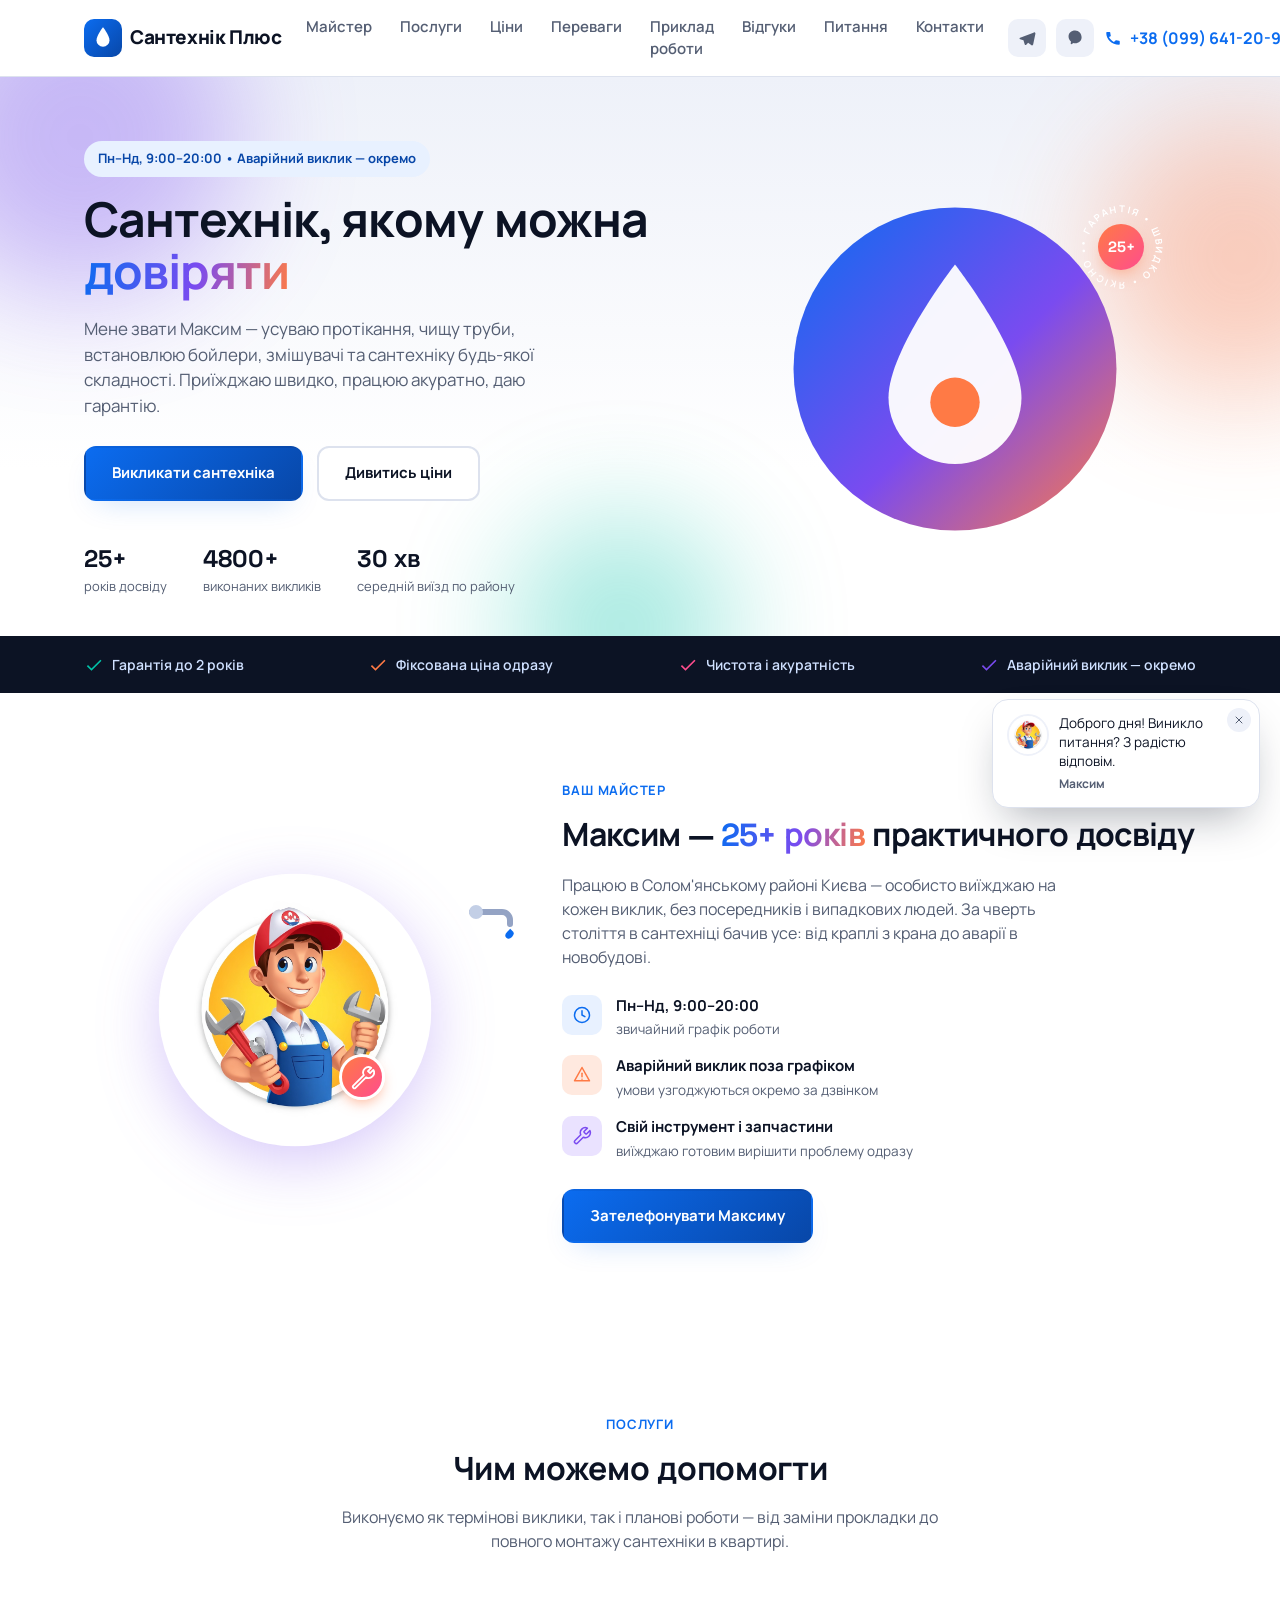
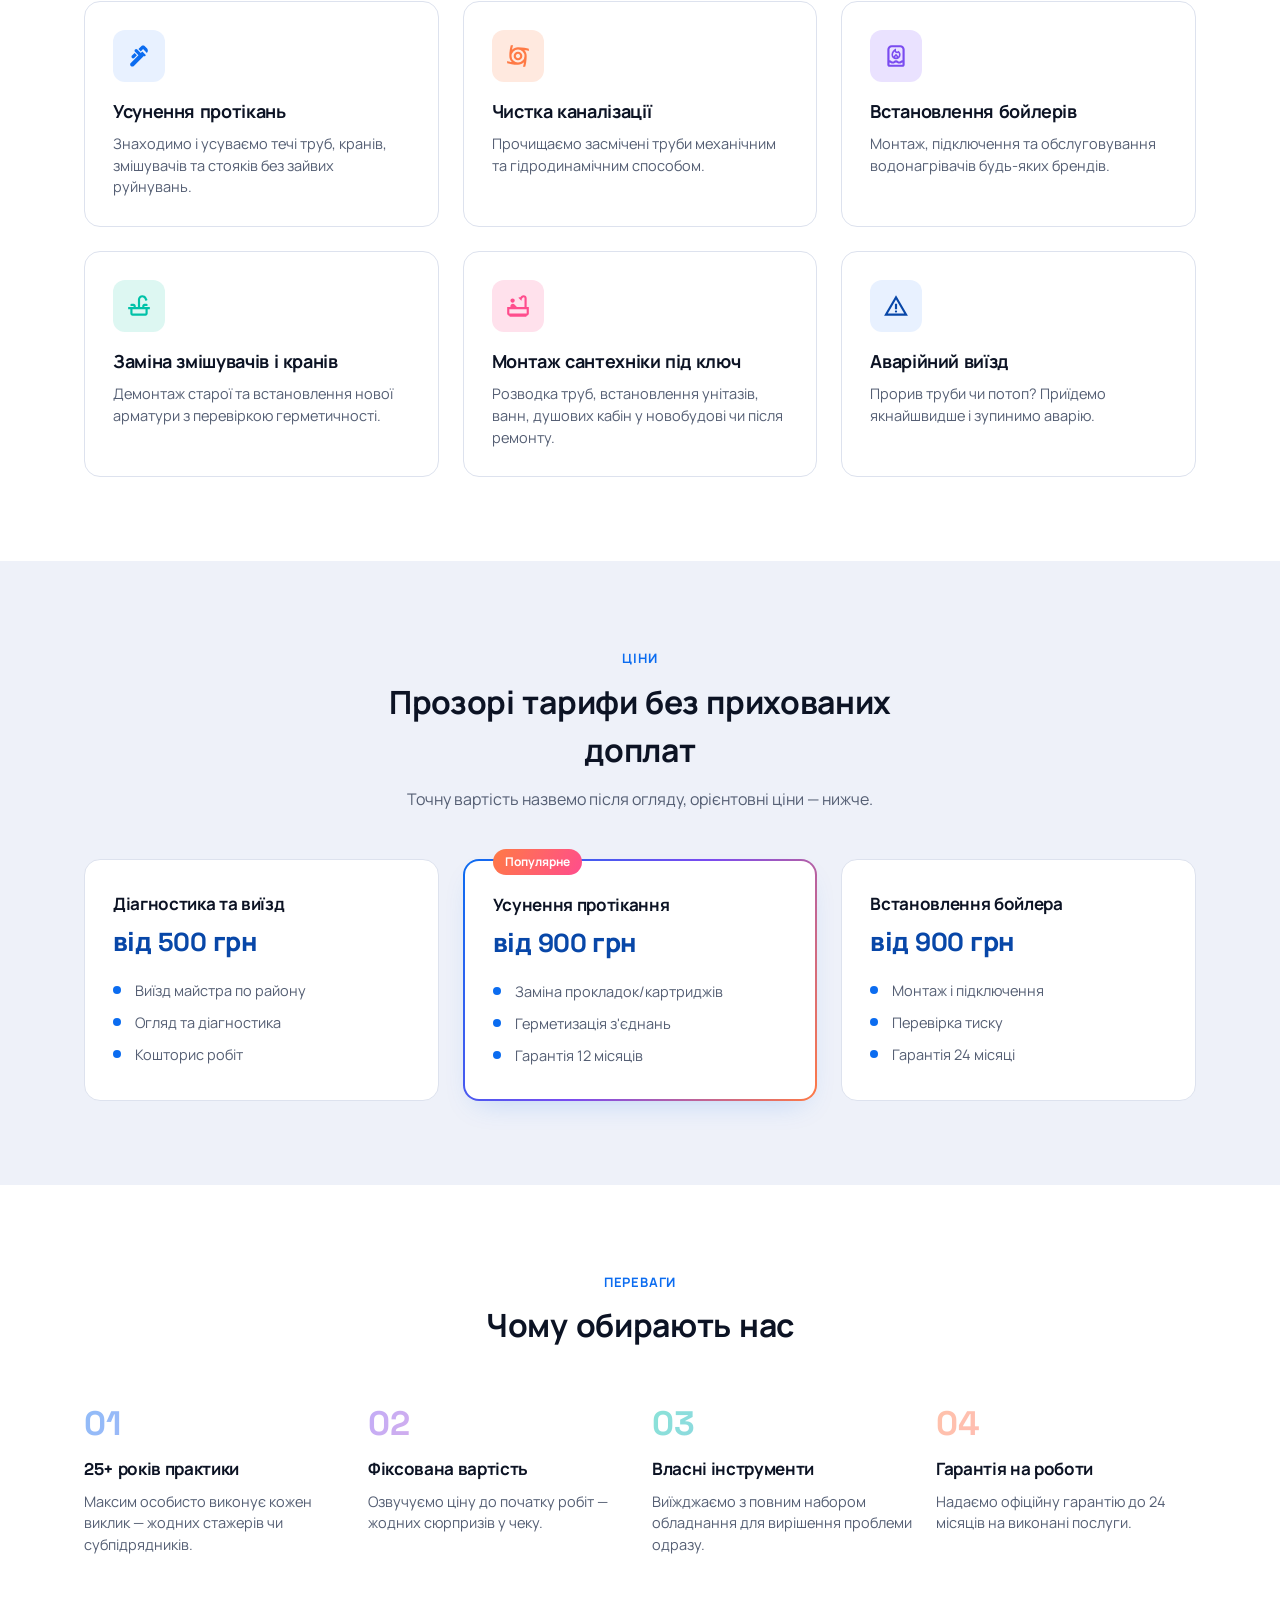
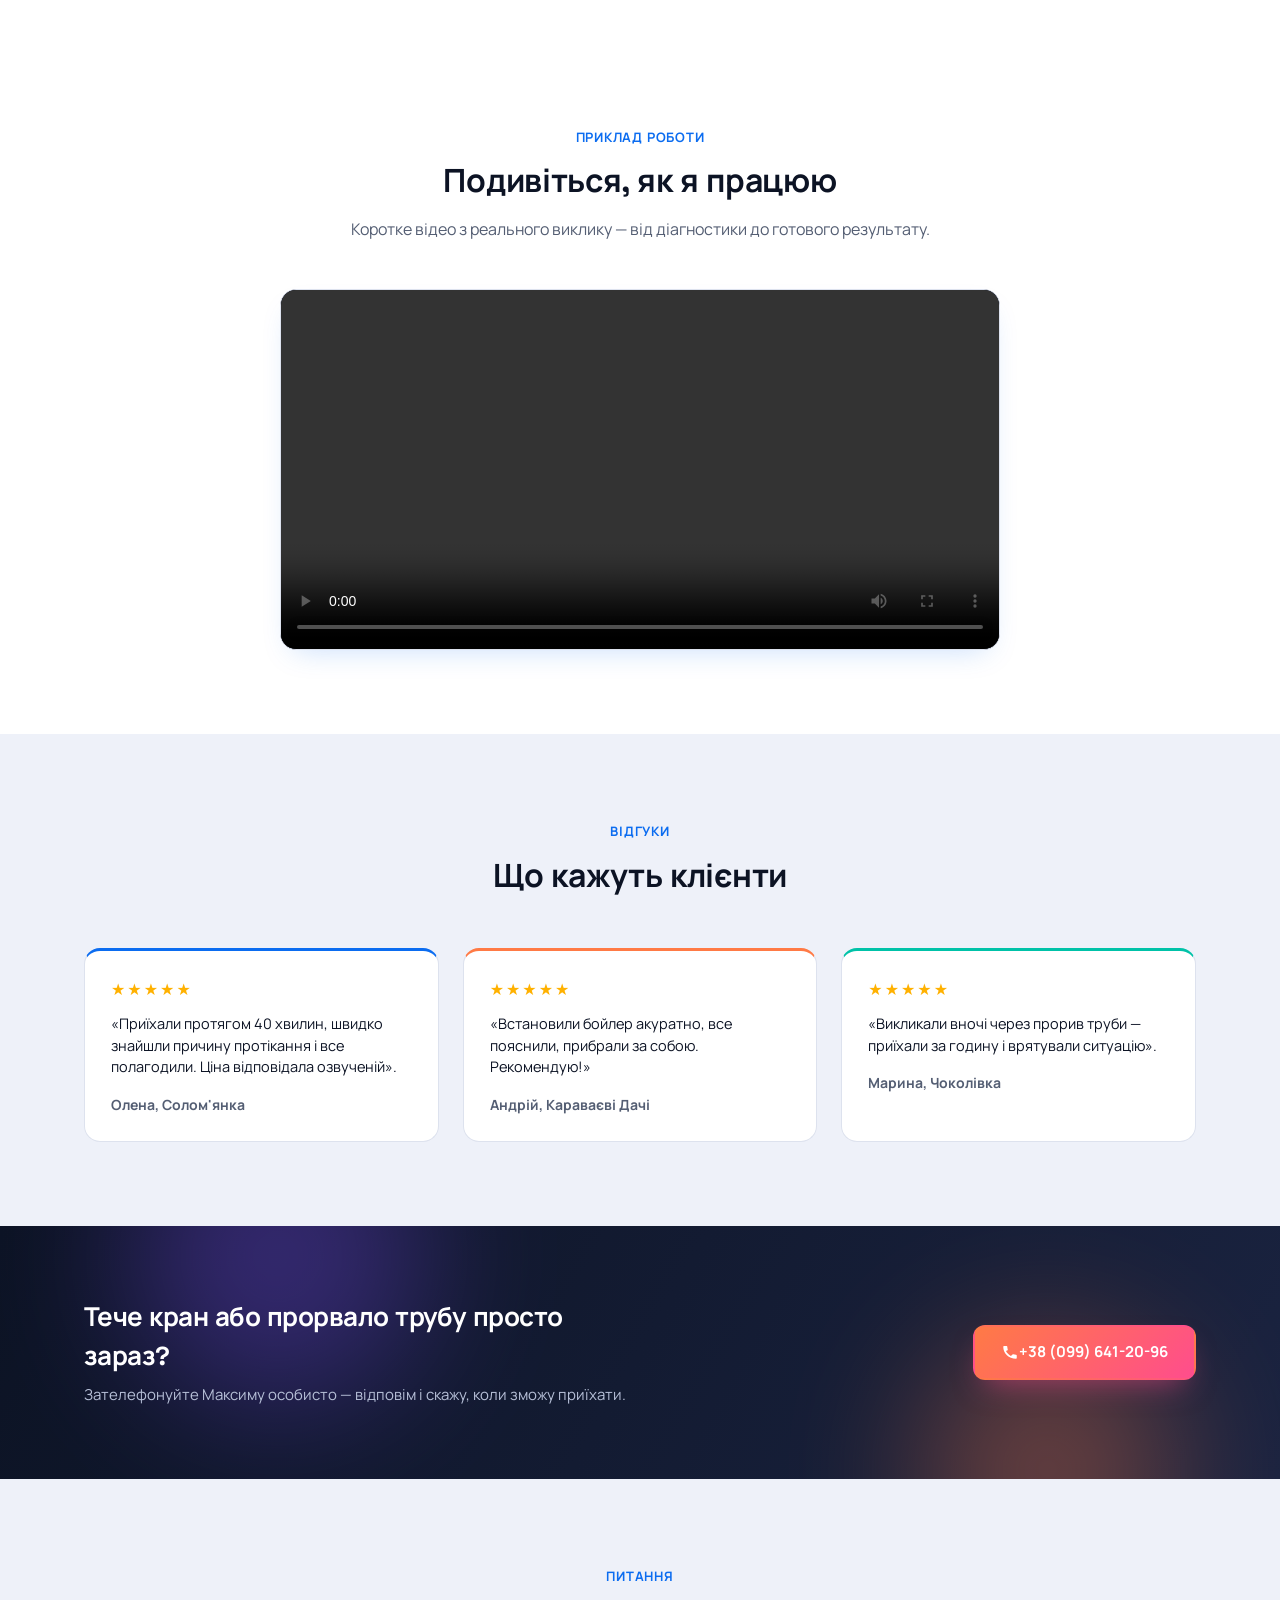
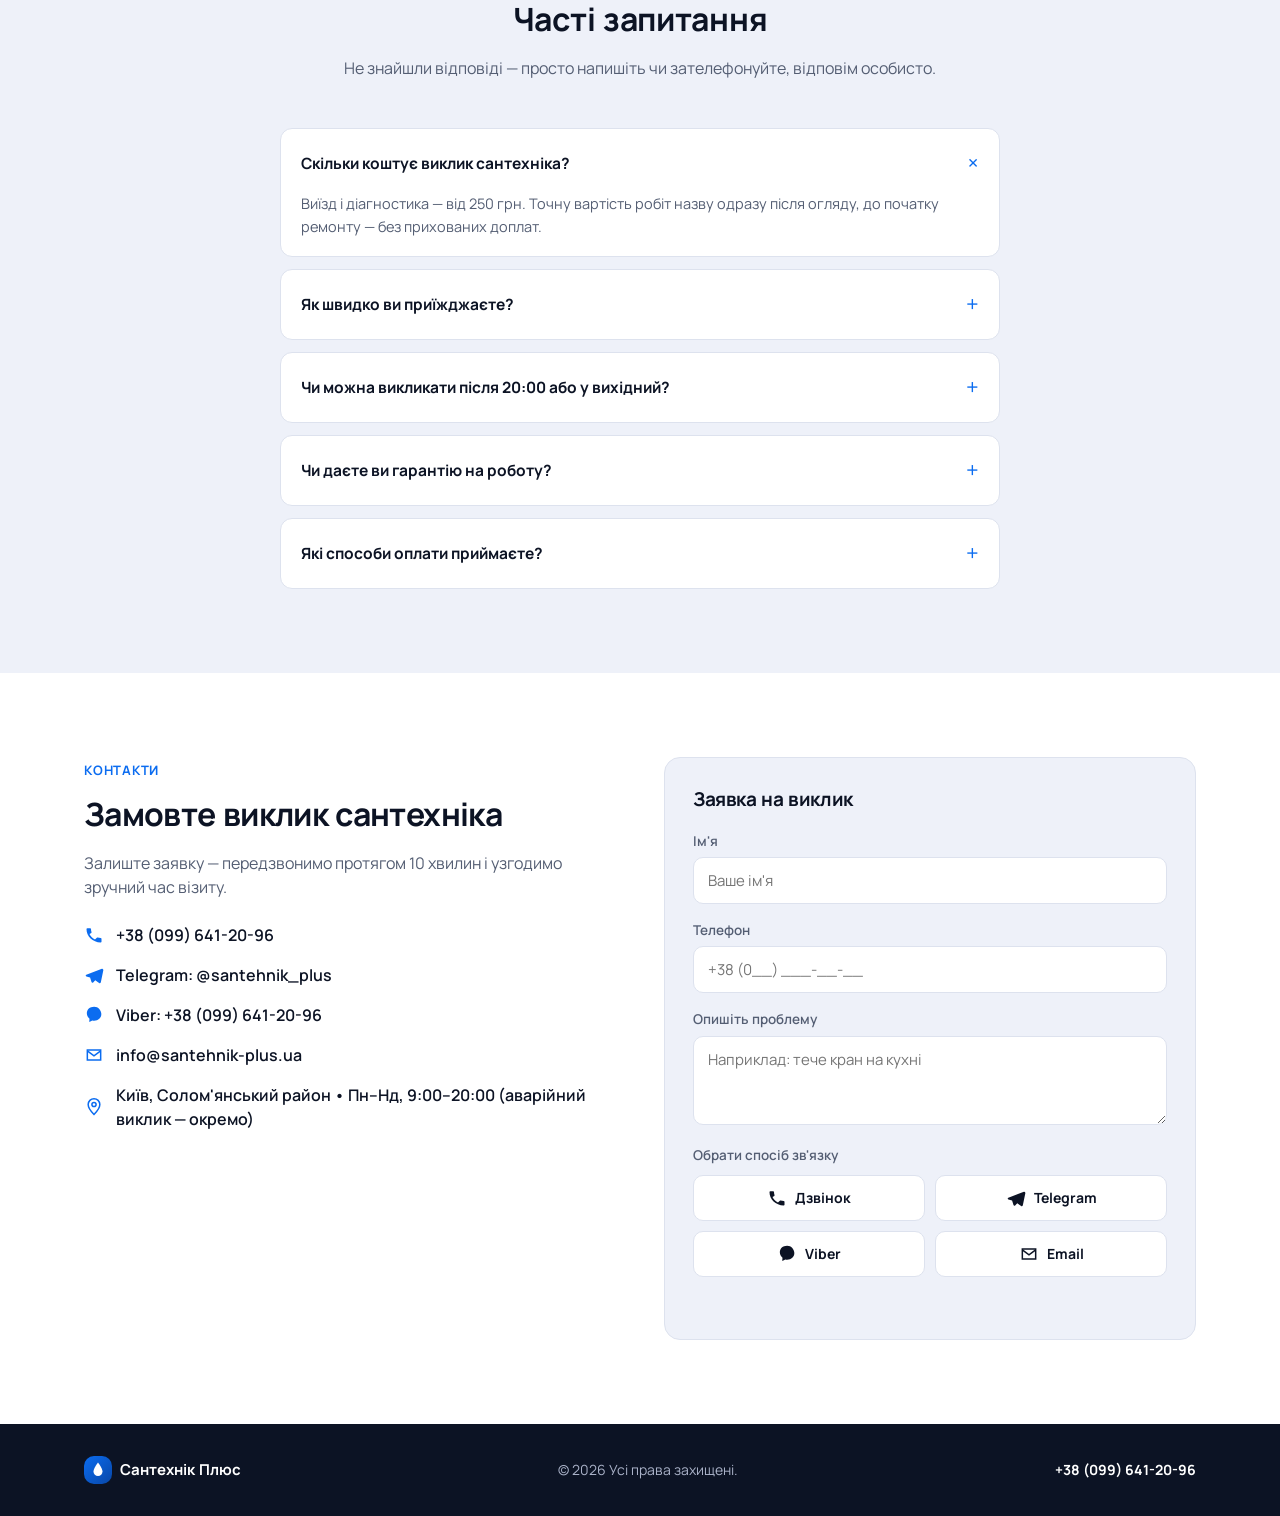
<file: index.html>
<!DOCTYPE html>
<html lang="uk">
<head>
<meta charset="UTF-8">
<meta name="viewport" content="width=device-width, initial-scale=1.0">
<title>Сантехнік Плюс — Максим, сантехнік з 25+ роками досвіду</title>
<meta name="description" content="Сантехнік Максим у Солом'янському районі Києва: усунення протікань, монтаж сантехніки, чистка труб, установка бойлерів. Виїзд протягом години, гарантія на роботи.">

<link rel="icon" type="image/svg+xml" href="favicon.svg">
<link rel="icon" type="image/png" sizes="32x32" href="images/favicon-32.png">
<link rel="apple-touch-icon" sizes="180x180" href="images/apple-touch-icon.png">
<meta name="theme-color" content="#0b6cf0">
<script>
  // Netlify Identity invite/recovery/confirmation links land here first —
  // forward them to /admin/ (with the widget) so the password form appears.
  if (/(invite_token|recovery_token|confirmation_token)=/.test(location.hash)) {
    location.replace('/admin/' + location.hash);
  }
</script>

<meta property="og:type" content="website">
<meta property="og:site_name" content="Сантехнік Плюс">
<meta property="og:title" content="Сантехнік Плюс — Максим, сантехнік з 25+ роками досвіду">
<meta property="og:description" content="Сантехнік Максим у Солом'янському районі Києва: усунення протікань, монтаж сантехніки, чистка труб, установка бойлерів. Виїзд протягом години, гарантія на роботи.">
<meta property="og:image" content="https://sudak666.github.io/santehnik-plus/images/og-image-512.png">
<meta property="og:url" content="https://sudak666.github.io/santehnik-plus/">
<meta name="twitter:card" content="summary">

<link rel="preconnect" href="https://fonts.googleapis.com">
<link rel="stylesheet" href="https://fonts.googleapis.com/css2?family=Manrope:wght@400;500;600;700;800&family=Space+Grotesk:wght@500;600;700&display=swap">
<link rel="stylesheet" href="style.css">
</head>
<body>

<header class="header" id="top">
  <div class="container header__inner">
    <a href="#top" class="logo">
      <span class="logo__icon">
        <svg width="26" height="26" viewBox="0 0 24 24" fill="none"><path d="M12 2C12 2 6 9.5 6 14a6 6 0 0012 0c0-4.5-6-12-6-12z" fill="currentColor"/></svg>
      </span>
      Сантехнік&nbsp;Плюс
    </a>
    <nav class="nav" id="nav">
      <a href="#master">Майстер</a>
      <a href="#services">Послуги</a>
      <a href="#prices">Ціни</a>
      <a href="#advantages">Переваги</a>
      <a href="#portfolio">Приклад роботи</a>
      <a href="#reviews">Відгуки</a>
      <a href="#faq">Питання</a>
      <a href="#contacts">Контакти</a>
    </nav>
    <div class="header__contacts">
      <a href="#" data-contact="telegram" target="_blank" rel="noopener" class="icon-btn icon-btn--telegram" aria-label="Написати в Telegram" title="Telegram">
        <svg width="18" height="18" viewBox="0 0 24 24" fill="none"><path d="M21.5 4.5L2.8 11.7c-1 .4-1 1.7.1 2l4.4 1.4 1.7 5.4c.3.9 1.4 1.1 2 .4l2.5-2.7 4.6 3.4c.8.6 1.9.2 2.1-.8l3-14.4c.3-1.3-1-2-2.3-1.9z" fill="currentColor"/></svg>
      </a>
      <a href="#" data-contact="viber" class="icon-btn icon-btn--viber" aria-label="Написати в Viber" title="Viber">
        <svg width="18" height="18" viewBox="0 0 24 24" fill="none"><path d="M12.1 2C7 2 3.4 5.3 3.4 10c0 2.6 1.2 4.9 3.2 6.5l-.3 3.3c0 .4.4.6.7.4l3-1.6c.7.2 1.4.3 2.1.3 5.1 0 8.7-3.3 8.7-8 0-4.6-3.6-8.9-8.7-8.9z" fill="currentColor"/></svg>
      </a>
      <a href="#" data-contact="tel" class="header__phone">
        <svg width="18" height="18" viewBox="0 0 24 24" fill="none"><path d="M6.6 10.8c1.4 2.8 3.8 5.1 6.6 6.6l2.2-2.2c.3-.3.7-.4 1-.2 1.1.4 2.3.6 3.6.6.6 0 1 .4 1 1V20c0 .6-.4 1-1 1C10.4 21 3 13.6 3 4.9c0-.6.4-1 1-1h3.4c.6 0 1 .4 1 1 0 1.2.2 2.4.6 3.6.1.4 0 .8-.2 1L6.6 10.8z" fill="currentColor"/></svg>
        <span data-contact="tel-text">+38 (000) 123-45-67</span>
      </a>
    </div>
    <button class="burger" id="burger" aria-label="Меню"><span></span><span></span><span></span></button>
  </div>
</header>

<section class="hero">
  <div class="hero__blob hero__blob--1" aria-hidden="true"></div>
  <div class="hero__blob hero__blob--2" aria-hidden="true"></div>
  <div class="hero__blob hero__blob--3" aria-hidden="true"></div>
  <div class="container hero__inner">
    <div class="hero__text">
      <span class="badge" id="heroBadge">Пн–Нд, 9:00–20:00 • Аварійний виклик — окремо</span>
      <h1>Сантехнік, якому можна <span class="gradient-word">довіряти</span></h1>
      <p id="heroIntro">Мене звати Максим — усуваю протікання, чищу труби, встановлюю бойлери, змішувачі та сантехніку будь-якої складності. Приїжджаю швидко, працюю акуратно, даю гарантію.</p>
      <div class="hero__cta">
        <a href="tel:+380001234567" class="btn btn--primary">Викликати сантехніка</a>
        <a href="#prices" class="btn btn--ghost">Дивитись ціни</a>
      </div>
      <ul class="hero__stats">
        <li><strong>25+</strong><span>років досвіду</span></li>
        <li><strong>4800+</strong><span>виконаних викликів</span></li>
        <li><strong>30&nbsp;хв</strong><span>середній виїзд по району</span></li>
      </ul>
    </div>
    <div class="hero__art">
      <svg class="hero__art-main" viewBox="0 0 400 400" fill="none" aria-hidden="true">
        <circle cx="200" cy="200" r="170" fill="url(#g1)"/>
        <path d="M200 90c0 0-70 90-70 140a70 70 0 00140 0c0-50-70-140-70-140z" fill="#fff" fill-opacity="0.95"/>
        <circle cx="200" cy="235" r="26" fill="#ff7a45"/>
        <defs>
          <linearGradient id="g1" x1="30" y1="30" x2="370" y2="370" gradientUnits="userSpaceOnUse">
            <stop stop-color="#0b6cf0"/>
            <stop offset="0.55" stop-color="#7a4bf0"/>
            <stop offset="1" stop-color="#ff7a45"/>
          </linearGradient>
        </defs>
      </svg>
      <div class="stamp" aria-hidden="true">
        <svg class="stamp__ring" viewBox="0 0 120 120">
          <defs>
            <path id="stampCircle" d="M60,60 m-45,0 a45,45 0 1,1 90,0 a45,45 0 1,1 -90,0"/>
          </defs>
          <text font-size="12.3" font-weight="700" letter-spacing="2.4" fill="#fff">
            <textPath href="#stampCircle" startOffset="0%">• ГАРАНТІЯ • ШВИДКО • ЯКІСНО •</textPath>
          </text>
        </svg>
        <span class="stamp__center">25+</span>
      </div>
    </div>
  </div>
</section>

<section class="strip">
  <div class="container strip__inner">
    <div><svg width="20" height="20" viewBox="0 0 24 24" fill="none"><path d="M9 16.2L4.8 12l-1.4 1.4L9 19 21 7l-1.4-1.4L9 16.2z" fill="currentColor"/></svg> Гарантія до 2 років</div>
    <div><svg width="20" height="20" viewBox="0 0 24 24" fill="none"><path d="M9 16.2L4.8 12l-1.4 1.4L9 19 21 7l-1.4-1.4L9 16.2z" fill="currentColor"/></svg> Фіксована ціна одразу</div>
    <div><svg width="20" height="20" viewBox="0 0 24 24" fill="none"><path d="M9 16.2L4.8 12l-1.4 1.4L9 19 21 7l-1.4-1.4L9 16.2z" fill="currentColor"/></svg> Чистота і акуратність</div>
    <div><svg width="20" height="20" viewBox="0 0 24 24" fill="none"><path d="M9 16.2L4.8 12l-1.4 1.4L9 19 21 7l-1.4-1.4L9 16.2z" fill="currentColor"/></svg> Аварійний виклик — окремо</div>
  </div>
</section>

<section class="section master reveal" id="master">
  <div class="container master__inner">
    <div class="master__art" aria-hidden="true">
      <div class="master__avatar">
        <div class="master__avatar-frame">
          <img id="masterPhotoImg" src="images/master-photo.jpg" alt="Максим — сантехнік" width="180" height="180">
        </div>
        <span class="master__badge" title="Розвідний ключ — інструмент №1">
          <svg width="26" height="26" viewBox="0 0 24 24" fill="none"><path d="M20.5 3.5a5 5 0 00-6.8 6.8L4 20l0 0a1.4 1.4 0 002 2l9.7-9.7a5 5 0 006.8-6.8l-3 3-2-2 3-3z" stroke="#fff" stroke-width="1.7" stroke-linejoin="round" stroke-linecap="round"/></svg>
        </span>
      </div>
      <div class="faucet" aria-hidden="true">
        <svg width="70" height="60" viewBox="0 0 70 60" fill="none">
          <path d="M6 14h30a8 8 0 018 8v4" stroke="#94a3c4" stroke-width="6" stroke-linecap="round"/>
          <circle cx="10" cy="14" r="7" fill="#c3cfe6"/>
        </svg>
        <span class="faucet__drop"></span>
        <span class="faucet__ripple"></span>
      </div>
    </div>
    <div class="master__info">
      <span class="eyebrow">Ваш майстер</span>
      <h2><span id="masterName">Максим</span> — <span class="gradient-word"><span id="masterYears">25+</span> років</span> практичного досвіду</h2>
      <p id="masterBio">Працюю в Солом'янському районі Києва — особисто виїжджаю на кожен виклик, без посередників і випадкових людей. За чверть століття в сантехніці бачив усе: від краплі з крана до аварії в новобудові.</p>
      <ul class="master__facts">
        <li>
          <span class="master__fact-icon master__fact-icon--blue">
            <svg width="20" height="20" viewBox="0 0 24 24" fill="none"><circle cx="12" cy="12" r="9" stroke="currentColor" stroke-width="1.8"/><path d="M12 7v5l3.5 2" stroke="currentColor" stroke-width="1.8" stroke-linecap="round" stroke-linejoin="round"/></svg>
          </span>
          <div><strong id="masterScheduleLine">Пн–Нд, 9:00–20:00</strong><span>звичайний графік роботи</span></div>
        </li>
        <li>
          <span class="master__fact-icon master__fact-icon--orange">
            <svg width="20" height="20" viewBox="0 0 24 24" fill="none"><path d="M12 3l9 16H3l9-16z" stroke="currentColor" stroke-width="1.8" stroke-linejoin="round"/><path d="M12 10v4" stroke="currentColor" stroke-width="1.8" stroke-linecap="round"/><circle cx="12" cy="17" r="0.9" fill="currentColor"/></svg>
          </span>
          <div><strong>Аварійний виклик поза графіком</strong><span>умови узгоджуються окремо за дзвінком</span></div>
        </li>
        <li>
          <span class="master__fact-icon master__fact-icon--purple">
            <svg width="20" height="20" viewBox="0 0 24 24" fill="none"><path d="M14.7 6.3a1 1 0 000 1.4l1.6 1.6a1 1 0 001.4 0l3.77-3.77a6 6 0 01-7.94 7.94l-6.91 6.91a2.12 2.12 0 01-3-3l6.91-6.91a6 6 0 017.94-7.94l-3.76 3.76z" stroke="currentColor" stroke-width="1.8" stroke-linejoin="round" stroke-linecap="round"/></svg>
          </span>
          <div><strong>Свій інструмент і запчастини</strong><span>виїжджаю готовим вирішити проблему одразу</span></div>
        </li>
      </ul>
      <a href="#" data-contact="tel" class="btn btn--primary"><span id="masterCallBtnText">Зателефонувати Максиму</span></a>
    </div>
  </div>
</section>

<section class="section reveal" id="services">
  <div class="container">
    <div class="section__head">
      <span class="eyebrow">Послуги</span>
      <h2>Чим можемо допомогти</h2>
      <p>Виконуємо як термінові виклики, так і планові роботи — від заміни прокладки до повного монтажу сантехніки в квартирі.</p>
    </div>
    <div class="grid grid--services">
      <div class="card">
        <div class="card__icon"><svg width="26" height="26" viewBox="0 -960 960 960" fill="currentColor"><path d="M771-593 630-734l-85 84-85-84 113-114q12-12 27-17.5t30-5.5q16 0 30.5 5.5T686-848l85 85q18 17 26.5 39.5T806-678q0 23-8.5 45T771-593ZM220-409q-18-18-18-42.5t18-42.5l98-99 85 85-99 99q-17 18-41.5 18T220-409Zm-43 297q-11-12-17-26.5t-6-30.5q0-16 5.5-30.5T177-226l283-282-127-128q-18-17-18-41.5t18-42.5q17-18 42-18t43 18l127 127 57-57 112 114q12 12 12 28t-12 28q-12 12-28 12t-28-12L290-112q-12 12-26.5 17.5T234-89q-15 0-30-6t-27-17Z"/></svg></div>
        <h3>Усунення протікань</h3>
        <p>Знаходимо і усуваємо течі труб, кранів, змішувачів та стояків без зайвих руйнувань.</p>
      </div>
      <div class="card">
        <div class="card__icon"><svg width="26" height="26" viewBox="0 -960 960 960" fill="currentColor"><path d="M480-320q-66 0-113-47t-47-113q0-66 47-113t113-47q66 0 113 47t47 113q0 66-47 113t-113 47Zm0-80q33 0 56.5-23.5T560-480q0-33-23.5-56.5T480-560q-33 0-56.5 23.5T400-480q0 33 23.5 56.5T480-400ZM661-80q18-56 27-100t14-70q-43 42-100 66t-122 24q-136 0-238.5-18.5T80-214v-85q56 18 100 27t70 14q-42-43-66-100t-24-122q0-137 18.5-239T214-880h85q-18 56-27.5 100T258-710q43-42 100-66t122-24q137 0 239 18.5T880-746v85q-56-18-100-27.5T710-702q42 43 66 100t24 122q0 137-18.5 239T746-80h-85Zm-11-230q70-70 70-170t-70-170q-70-70-170-70t-170 70q-70 70-70 170t70 170q70 70 170 70t170-70Z"/></svg></div>
        <h3>Чистка каналізації</h3>
        <p>Прочищаємо засмічені труби механічним та гідродинамічним способом.</p>
      </div>
      <div class="card">
        <div class="card__icon"><svg width="26" height="26" viewBox="0 -960 960 960" fill="currentColor"><path d="M372-529q0 19 6.5 37t18.5 33q2-12 8-23.5t15-19.5l60-58 59 59q9 8 15 19t8 23q11-15 19.5-32t8.5-36q0-19-6-36.5T566-596q-11 5-22.5 8t-23.5 3q-30 0-55-17t-38-45q-12 12-22 25.5T387.5-593q-7.5 15-11.5 31t-4 33Zm108 53-17 17q-4 4-5.5 8t-1.5 9q0 10 7 16t17 6q10 0 17-6t7-16q0-5-1.5-9t-5.5-8l-17-17Zm0-284v76q0 17 12 28.5t29 11.5q11 0 20-6.5t16-15.5l7-10q41 23 63.5 62.5T650-527q0 70-50 118.5T480-360q-70 0-119-49t-49-119q0-77 49-137t119-95ZM240-80q-33 0-56.5-23.5T160-160v-560q0-66 47-113t113-47h320q66 0 113 47t47 113v560q0 33-23.5 56.5T720-80H240Zm0-160v80h480v-80q-30 0-48 20t-72 20q-54 0-70.5-20T480-240q-33 0-49.5 20T360-200q-54 0-70.5-20T240-240Zm120-40q33 0 49.5-20t70.5-20q54 0 72 20t48 20q30 0 48-20t72-20v-400q0-33-23.5-56.5T640-800H320q-33 0-56.5 23.5T240-720v400q54 0 70.5 20t49.5 20Z"/></svg></div>
        <h3>Встановлення бойлерів</h3>
        <p>Монтаж, підключення та обслуговування водонагрівачів будь-яких брендів.</p>
      </div>
      <div class="card">
        <div class="card__icon"><svg width="26" height="26" viewBox="0 -960 960 960" fill="currentColor"><path d="M80-360v-80h200v-40h-80q-17 0-28.5-11.5T160-520q0-17 11.5-28.5T200-560h80q33 0 56.5 23.5T360-480v40h80v-276q0-69 48-116.5T605-880q46 0 85 24t60 66l46 92-72 36-46-92q-11-21-31-33.5T604-800q-35 0-59.5 24.5T520-716v276h80v-40q0-33 23.5-56.5T680-560h80q17 0 28.5 11.5T800-520q0 17-11.5 28.5T760-480h-80v40h200v80H80Zm160 240q-33 0-56.5-23.5T160-200v-160h80v160h480v-160h80v160q0 33-23.5 56.5T720-120H240Z"/></svg></div>
        <h3>Заміна змішувачів і кранів</h3>
        <p>Демонтаж старої та встановлення нової арматури з перевіркою герметичності.</p>
      </div>
      <div class="card">
        <div class="card__icon"><svg width="26" height="26" viewBox="0 -960 960 960" fill="currentColor"><path d="M223.5-623.5Q200-647 200-680t23.5-56.5Q247-760 280-760t56.5 23.5Q360-713 360-680t-23.5 56.5Q313-600 280-600t-56.5-23.5ZM200-80q-17 0-28.5-11.5T160-120q-33 0-56.5-23.5T80-200v-240h120v-30q0-38 26-64t64-26q20 0 37 8t31 22l56 62q8 8 15.5 15t16.5 13h274v-326q0-14-10-24t-24-10q-6 0-11.5 2.5T664-790l-50 50q5 17 2 33.5T604-676L494-788q14-9 30-11.5t32 3.5l50-50q16-16 36.5-25t43.5-9q48 0 81 33t33 81v326h80v240q0 33-23.5 56.5T800-120q0 17-11.5 28.5T760-80H200Zm-40-120h640v-160H160v160Zm0 0h640-640Z"/></svg></div>
        <h3>Монтаж сантехніки під ключ</h3>
        <p>Розводка труб, встановлення унітазів, ванн, душових кабін у новобудові чи після ремонту.</p>
      </div>
      <div class="card">
        <div class="card__icon"><svg width="26" height="26" viewBox="0 -960 960 960" fill="currentColor"><path d="m40-120 440-760 440 760H40Zm138-80h604L480-720 178-200Zm330.5-51.5Q520-263 520-280t-11.5-28.5Q497-320 480-320t-28.5 11.5Q440-297 440-280t11.5 28.5Q463-240 480-240t28.5-11.5ZM440-360h80v-200h-80v200Zm40-100Z"/></svg></div>
        <h3>Аварійний виїзд</h3>
        <p>Прорив труби чи потоп? Приїдемо якнайшвидше і зупинимо аварію.</p>
      </div>
    </div>
  </div>
</section>

<section class="section section--muted reveal" id="prices">
  <div class="container">
    <div class="section__head">
      <span class="eyebrow">Ціни</span>
      <h2>Прозорі тарифи без прихованих доплат</h2>
      <p>Точну вартість назвемо після огляду, орієнтовні ціни — нижче.</p>
    </div>
    <div class="grid grid--prices" id="pricesGrid">
      <div class="price">
        <h3>Діагностика та виїзд</h3>
        <div class="price__value">від 250&nbsp;грн</div>
        <ul>
          <li>Виїзд майстра по району</li>
          <li>Огляд та діагностика</li>
          <li>Кошторис робіт</li>
        </ul>
      </div>
      <div class="price price--accent">
        <span class="price__tag">Популярне</span>
        <h3>Усунення протікання</h3>
        <div class="price__value">від 450&nbsp;грн</div>
        <ul>
          <li>Заміна прокладок/картриджів</li>
          <li>Герметизація з'єднань</li>
          <li>Гарантія 12 місяців</li>
        </ul>
      </div>
      <div class="price">
        <h3>Встановлення бойлера</h3>
        <div class="price__value">від 900&nbsp;грн</div>
        <ul>
          <li>Монтаж і підключення</li>
          <li>Перевірка тиску</li>
          <li>Гарантія 24 місяці</li>
        </ul>
      </div>
    </div>
  </div>
</section>

<section class="section reveal" id="advantages">
  <div class="container">
    <div class="section__head">
      <span class="eyebrow">Переваги</span>
      <h2>Чому обирають нас</h2>
    </div>
    <div class="grid grid--adv">
      <div class="adv">
        <span class="adv__num">01</span>
        <h3>25+ років практики</h3>
        <p id="advantageText">Максим особисто виконує кожен виклик — жодних стажерів чи субпідрядників.</p>
      </div>
      <div class="adv">
        <span class="adv__num">02</span>
        <h3>Фіксована вартість</h3>
        <p>Озвучуємо ціну до початку робіт — жодних сюрпризів у чеку.</p>
      </div>
      <div class="adv">
        <span class="adv__num">03</span>
        <h3>Власні інструменти</h3>
        <p>Виїжджаємо з повним набором обладнання для вирішення проблеми одразу.</p>
      </div>
      <div class="adv">
        <span class="adv__num">04</span>
        <h3>Гарантія на роботи</h3>
        <p>Надаємо офіційну гарантію до 24 місяців на виконані послуги.</p>
      </div>
    </div>
  </div>
</section>

<section class="section reveal" id="portfolio">
  <div class="container">
    <div class="section__head">
      <span class="eyebrow">Приклад роботи</span>
      <h2>Подивіться, як я працюю</h2>
      <p>Коротке відео з реального виклику — від діагностики до готового результату.</p>
    </div>
    <div class="video-frame">
      <video id="portfolioVideo" controls preload="metadata">
        <source id="portfolioVideoSource" src="video/video_2026-09-09_15-51-47.mp4" type="video/mp4">
        Ваш браузер не підтримує відео. <a id="portfolioVideoLink" href="video/video_2026-09-09_15-51-47.mp4">Завантажити відео</a>.
      </video>
    </div>
  </div>
</section>

<section class="section section--muted reveal" id="reviews">
  <div class="container">
    <div class="section__head">
      <span class="eyebrow">Відгуки</span>
      <h2>Що кажуть клієнти</h2>
    </div>
    <div class="grid grid--reviews" id="reviewsGrid">
      <div class="review">
        <div class="review__stars">★★★★★</div>
        <p>«Приїхали протягом 40 хвилин, швидко знайшли причину протікання і все полагодили. Ціна відповідала озвученій».</p>
        <div class="review__author">Олена, Солом'янка</div>
      </div>
      <div class="review">
        <div class="review__stars">★★★★★</div>
        <p>«Встановили бойлер акуратно, все пояснили, прибрали за собою. Рекомендую!»</p>
        <div class="review__author">Андрій, Караваєві Дачі</div>
      </div>
      <div class="review">
        <div class="review__stars">★★★★★</div>
        <p>«Викликали вночі через прорив труби — приїхали за годину і врятували ситуацію».</p>
        <div class="review__author">Марина, Чоколівка</div>
      </div>
    </div>
  </div>
</section>

<section class="cta-band reveal">
  <div class="cta-band__blob cta-band__blob--1" aria-hidden="true"></div>
  <div class="cta-band__blob cta-band__blob--2" aria-hidden="true"></div>
  <div class="container cta-band__inner">
    <div>
      <h2>Тече кран або прорвало трубу просто зараз?</h2>
      <p id="ctaText">Зателефонуйте Максиму особисто — відповім і скажу, коли зможу приїхати.</p>
    </div>
    <a href="#" data-contact="tel" class="btn btn--cta">
      <svg width="18" height="18" viewBox="0 0 24 24" fill="none"><path d="M6.6 10.8c1.4 2.8 3.8 5.1 6.6 6.6l2.2-2.2c.3-.3.7-.4 1-.2 1.1.4 2.3.6 3.6.6.6 0 1 .4 1 1V20c0 .6-.4 1-1 1C10.4 21 3 13.6 3 4.9c0-.6.4-1 1-1h3.4c.6 0 1 .4 1 1 0 1.2.2 2.4.6 3.6.1.4 0 .8-.2 1L6.6 10.8z" fill="currentColor"/></svg>
      <span data-contact="tel-text">+38 (000) 123-45-67</span>
    </a>
  </div>
</section>

<section class="section section--muted reveal" id="faq">
  <div class="container">
    <div class="section__head">
      <span class="eyebrow">Питання</span>
      <h2>Часті запитання</h2>
      <p>Не знайшли відповіді — просто напишіть чи зателефонуйте, відповім особисто.</p>
    </div>
    <div class="faq" id="faqList">
      <details class="faq__item" open>
        <summary>Скільки коштує виклик сантехніка?</summary>
        <p>Виїзд і діагностика — від 250 грн. Точну вартість робіт назву одразу після огляду, до початку ремонту — без прихованих доплат.</p>
      </details>
      <details class="faq__item">
        <summary>Як швидко ви приїжджаєте?</summary>
        <p>У межах Солом'янського району зазвичай протягом 30–60 хвилин після дзвінка в робочий час (9:00–20:00).</p>
      </details>
      <details class="faq__item">
        <summary>Чи можна викликати після 20:00 або у вихідний?</summary>
        <p>Так, аварійні випадки (прорив труби, потоп) розглядаю поза графіком — умови такого виїзду узгоджуємо окремо за дзвінком.</p>
      </details>
      <details class="faq__item">
        <summary>Чи даєте ви гарантію на роботу?</summary>
        <p>Так, на всі виконані роботи — офіційна гарантія від 12 до 24 місяців залежно від типу послуги.</p>
      </details>
      <details class="faq__item">
        <summary>Які способи оплати приймаєте?</summary>
        <p>Готівка або переказ на карту одразу після завершення робіт — без передоплати.</p>
      </details>
    </div>
  </div>
</section>

<section class="section reveal" id="contacts">
  <div class="container contacts">
    <div class="contacts__info">
      <span class="eyebrow">Контакти</span>
      <h2>Замовте виклик сантехніка</h2>
      <p>Залиште заявку — передзвонимо протягом 10 хвилин і узгодимо зручний час візиту.</p>
      <ul class="contacts__list">
        <li>
          <svg width="20" height="20" viewBox="0 0 24 24" fill="none"><path d="M6.6 10.8c1.4 2.8 3.8 5.1 6.6 6.6l2.2-2.2c.3-.3.7-.4 1-.2 1.1.4 2.3.6 3.6.6.6 0 1 .4 1 1V20c0 .6-.4 1-1 1C10.4 21 3 13.6 3 4.9c0-.6.4-1 1-1h3.4c.6 0 1 .4 1 1 0 1.2.2 2.4.6 3.6.1.4 0 .8-.2 1L6.6 10.8z" fill="currentColor"/></svg>
          <a href="#" data-contact="tel"><span data-contact="tel-text">+38 (000) 123-45-67</span></a>
        </li>
        <li>
          <svg width="20" height="20" viewBox="0 0 24 24" fill="none"><path d="M21.5 4.5L2.8 11.7c-1 .4-1 1.7.1 2l4.4 1.4 1.7 5.4c.3.9 1.4 1.1 2 .4l2.5-2.7 4.6 3.4c.8.6 1.9.2 2.1-.8l3-14.4c.3-1.3-1-2-2.3-1.9z" fill="currentColor"/></svg>
          <a href="#" data-contact="telegram" target="_blank" rel="noopener">Telegram: <span data-contact="telegram-text">@santehnik_plus</span></a>
        </li>
        <li>
          <svg width="20" height="20" viewBox="0 0 24 24" fill="none"><path d="M12.1 2C7 2 3.4 5.3 3.4 10c0 2.6 1.2 4.9 3.2 6.5l-.3 3.3c0 .4.4.6.7.4l3-1.6c.7.2 1.4.3 2.1.3 5.1 0 8.7-3.3 8.7-8 0-4.6-3.6-8.9-8.7-8.9z" fill="currentColor"/></svg>
          <a href="#" data-contact="viber">Viber: <span data-contact="tel-text">+38 (000) 123-45-67</span></a>
        </li>
        <li>
          <svg width="20" height="20" viewBox="0 0 24 24" fill="none"><path d="M4 6h16v12H4z" stroke="currentColor" stroke-width="1.8"/><path d="M4 7l8 6 8-6" stroke="currentColor" stroke-width="1.8"/></svg>
          <a href="#" data-contact="email">info@santehnik-plus.ua</a>
        </li>
        <li>
          <svg width="20" height="20" viewBox="0 0 24 24" fill="none"><path d="M12 21s-7-7.2-7-12a7 7 0 1114 0c0 4.8-7 12-7 12z" stroke="currentColor" stroke-width="1.8"/><circle cx="12" cy="9" r="2.5" stroke="currentColor" stroke-width="1.8"/></svg>
          <span id="contactsLocationLine">Київ, Солом'янський район • Пн–Нд, 9:00–20:00 (аварійний виклик — окремо)</span>
        </li>
      </ul>
    </div>
    <form class="form" id="callForm">
      <h3>Заявка на виклик</h3>
      <label>
        Ім'я
        <input type="text" name="name" placeholder="Ваше ім'я" required>
      </label>
      <label>
        Телефон
        <input type="tel" name="phone" placeholder="+38 (0__) ___-__-__" required>
      </label>
      <label>
        Опишіть проблему
        <textarea name="message" placeholder="Наприклад: тече кран на кухні" rows="3"></textarea>
      </label>
      <p class="form__label">Обрати спосіб зв'язку</p>
      <div class="channel-buttons">
        <button type="button" class="channel-btn channel-btn--tel" data-channel="tel">
          <svg width="20" height="20" viewBox="0 0 24 24" fill="none"><path d="M6.6 10.8c1.4 2.8 3.8 5.1 6.6 6.6l2.2-2.2c.3-.3.7-.4 1-.2 1.1.4 2.3.6 3.6.6.6 0 1 .4 1 1V20c0 .6-.4 1-1 1C10.4 21 3 13.6 3 4.9c0-.6.4-1 1-1h3.4c.6 0 1 .4 1 1 0 1.2.2 2.4.6 3.6.1.4 0 .8-.2 1L6.6 10.8z" fill="currentColor"/></svg>
          Дзвінок
        </button>
        <button type="button" class="channel-btn channel-btn--telegram" data-channel="telegram">
          <svg width="20" height="20" viewBox="0 0 24 24" fill="none"><path d="M21.5 4.5L2.8 11.7c-1 .4-1 1.7.1 2l4.4 1.4 1.7 5.4c.3.9 1.4 1.1 2 .4l2.5-2.7 4.6 3.4c.8.6 1.9.2 2.1-.8l3-14.4c.3-1.3-1-2-2.3-1.9z" fill="currentColor"/></svg>
          Telegram
        </button>
        <button type="button" class="channel-btn channel-btn--viber" data-channel="viber">
          <svg width="20" height="20" viewBox="0 0 24 24" fill="none"><path d="M12.1 2C7 2 3.4 5.3 3.4 10c0 2.6 1.2 4.9 3.2 6.5l-.3 3.3c0 .4.4.6.7.4l3-1.6c.7.2 1.4.3 2.1.3 5.1 0 8.7-3.3 8.7-8 0-4.6-3.6-8.9-8.7-8.9z" fill="currentColor"/></svg>
          Viber
        </button>
        <button type="button" class="channel-btn channel-btn--email" data-channel="email">
          <svg width="20" height="20" viewBox="0 0 24 24" fill="none"><path d="M4 6h16v12H4z" stroke="currentColor" stroke-width="1.8"/><path d="M4 7l8 6 8-6" stroke="currentColor" stroke-width="1.8"/></svg>
          Email
        </button>
      </div>
      <p class="form__note" id="formNote"></p>
    </form>
  </div>
</section>

<footer class="footer">
  <div class="container footer__inner">
    <span class="footer__brand">
      <span class="logo__icon"><svg width="18" height="18" viewBox="0 0 24 24" fill="none"><path d="M12 2C12 2 6 9.5 6 14a6 6 0 0012 0c0-4.5-6-12-6-12z" fill="currentColor"/></svg></span>
      Сантехнік Плюс
    </span>
    <span>© <span id="year"></span> Усі права захищені.</span>
    <a href="#" data-contact="tel"><span data-contact="tel-text">+38 (000) 123-45-67</span></a>
  </div>
</footer>

<div class="chat-bubble" id="chatBubble" hidden>
  <button type="button" class="chat-bubble__close" id="chatBubbleClose" aria-label="Закрити">
    <svg width="14" height="14" viewBox="0 0 24 24" fill="none"><path d="M6 6l12 12M18 6L6 18" stroke="currentColor" stroke-width="2" stroke-linecap="round"/></svg>
  </button>
  <a href="#" data-contact="telegram" target="_blank" rel="noopener" class="chat-bubble__link">
    <img src="images/master-photo.jpg" alt="" class="chat-bubble__avatar" id="chatBubbleAvatar">
    <span class="chat-bubble__body">
      <span class="chat-bubble__text" id="chatBubbleText">Доброго дня! Виникло питання? З радістю відповім.</span>
      <span class="chat-bubble__name" id="chatBubbleName">Максим</span>
    </span>
  </a>
</div>

<div class="fab-menu" id="fabMenu">
  <a href="#" data-contact="email" class="fab fab--mini fab--email" aria-label="Написати на email">
    <svg width="20" height="20" viewBox="0 0 24 24" fill="none"><path d="M4 6h16v12H4z" stroke="currentColor" stroke-width="1.8"/><path d="M4 7l8 6 8-6" stroke="currentColor" stroke-width="1.8"/></svg>
  </a>
  <a href="#" data-contact="viber" class="fab fab--mini fab--viber" aria-label="Написати в Viber">
    <svg width="20" height="20" viewBox="0 0 24 24" fill="none"><path d="M12.1 2C7 2 3.4 5.3 3.4 10c0 2.6 1.2 4.9 3.2 6.5l-.3 3.3c0 .4.4.6.7.4l3-1.6c.7.2 1.4.3 2.1.3 5.1 0 8.7-3.3 8.7-8 0-4.6-3.6-8.9-8.7-8.9z" fill="currentColor"/></svg>
  </a>
  <a href="#" data-contact="telegram" target="_blank" rel="noopener" class="fab fab--mini fab--telegram" aria-label="Написати в Telegram">
    <svg width="20" height="20" viewBox="0 0 24 24" fill="none"><path d="M21.5 4.5L2.8 11.7c-1 .4-1 1.7.1 2l4.4 1.4 1.7 5.4c.3.9 1.4 1.1 2 .4l2.5-2.7 4.6 3.4c.8.6 1.9.2 2.1-.8l3-14.4c.3-1.3-1-2-2.3-1.9z" fill="currentColor"/></svg>
  </a>
  <button type="button" class="fab fab--toggle" id="fabToggle" aria-label="Зв'язатися з нами">
    <svg width="24" height="24" viewBox="0 0 24 24" fill="none"><path d="M6.6 10.8c1.4 2.8 3.8 5.1 6.6 6.6l2.2-2.2c.3-.3.7-.4 1-.2 1.1.4 2.3.6 3.6.6.6 0 1 .4 1 1V20c0 .6-.4 1-1 1C10.4 21 3 13.6 3 4.9c0-.6.4-1 1-1h3.4c.6 0 1 .4 1 1 0 1.2.2 2.4.6 3.6.1.4 0 .8-.2 1L6.6 10.8z" fill="currentColor"/></svg>
  </button>
</div>

<script src="script.js"></script>
</body>
</html>
</file>
<file: style.css>
:root {
  --blue: #0b6cf0;
  --blue-dark: #0847a8;
  --purple: #7a4bf0;
  --orange: #ff7a45;
  --teal: #00c2a8;
  --pink: #ff4d8d;
  --ink: #0c1324;
  --ink-soft: #545e73;
  --bg: #ffffff;
  --bg-muted: #eef1f9;
  --border: #dde2ee;
  --radius: 16px;
  --shadow: 0 12px 30px -14px rgba(11, 108, 240, 0.25);
  --font-display: 'Space Grotesk', 'Manrope', system-ui, sans-serif;
}

* {
  box-sizing: border-box;
  -webkit-tap-highlight-color: transparent;
}

html { scroll-behavior: smooth; }

body {
  margin: 0;
  font-family: 'Manrope', system-ui, -apple-system, Segoe UI, Roboto, sans-serif;
  color: var(--ink);
  background: var(--bg);
  line-height: 1.5;
}

img, svg { display: block; }

h1, h2, h3, .logo, .stat, .price__value {
  font-family: var(--font-display);
  letter-spacing: -0.02em;
}

a { color: inherit; text-decoration: none; }

.container {
  max-width: 1160px;
  margin: 0 auto;
  padding: 0 24px;
}

/* Header */
.header {
  position: sticky;
  top: 0;
  z-index: 50;
  background: rgba(255,255,255,0.85);
  backdrop-filter: blur(10px);
  border-bottom: 1px solid var(--border);
}

.header__inner {
  display: flex;
  align-items: center;
  gap: 24px;
  height: 76px;
}

.logo {
  display: flex;
  align-items: center;
  gap: 8px;
  font-weight: 800;
  font-size: 19px;
  margin-right: auto;
}

.logo__icon {
  display: inline-flex;
  color: #fff;
  background: linear-gradient(135deg, var(--blue), var(--blue-dark));
  border-radius: 10px;
  padding: 6px;
}

.nav {
  display: flex;
  gap: 28px;
}

.nav a {
  font-weight: 600;
  font-size: 15px;
  color: var(--ink-soft);
  transition: color .15s ease;
}

.nav a:hover { color: var(--blue); }

.header__contacts {
  display: flex;
  align-items: center;
  gap: 10px;
}

.header__phone {
  display: flex;
  align-items: center;
  gap: 8px;
  font-weight: 700;
  color: var(--blue);
  white-space: nowrap;
}

.icon-btn {
  display: inline-flex;
  align-items: center;
  justify-content: center;
  width: 38px;
  height: 38px;
  border-radius: 10px;
  background: var(--bg-muted);
  color: var(--ink-soft);
  transition: transform .15s ease, background .15s ease, color .15s ease;
  flex-shrink: 0;
}
.icon-btn:hover { transform: translateY(-2px); }
.icon-btn--telegram:hover { background: #229ED9; color: #fff; }
.icon-btn--viber:hover { background: #7360f2; color: #fff; }

.burger {
  display: none;
  flex-direction: column;
  gap: 4px;
  background: none;
  border: 0;
  cursor: pointer;
  padding: 6px;
}
.burger span { width: 22px; height: 2px; background: var(--ink); border-radius: 2px; }

/* Buttons */
.btn {
  display: inline-flex;
  align-items: center;
  justify-content: center;
  padding: 14px 26px;
  border-radius: 12px;
  font-weight: 700;
  font-size: 15px;
  border: 2px solid transparent;
  cursor: pointer;
  transition: transform .15s ease, box-shadow .15s ease, background .15s ease;
}
.btn--primary {
  background: linear-gradient(135deg, var(--blue), var(--blue-dark));
  color: #fff;
  box-shadow: var(--shadow);
}
.btn--primary:hover { transform: translateY(-2px); }
.btn--ghost {
  background: #fff;
  border-color: var(--border);
  color: var(--ink);
}
.btn--ghost:hover { border-color: var(--blue); color: var(--blue); }
.btn--block { width: 100%; }

/* Hero */
.hero {
  position: relative;
  background: linear-gradient(180deg, var(--bg-muted), #fff 70%);
  padding: 64px 0 40px;
  overflow: hidden;
}
.hero__blob {
  position: absolute;
  border-radius: 50%;
  filter: blur(60px);
  opacity: 0.35;
  z-index: 0;
  animation: float 9s ease-in-out infinite;
}
.hero__blob--1 { width: 320px; height: 320px; background: var(--purple); top: -100px; left: -80px; }
.hero__blob--2 { width: 280px; height: 280px; background: var(--orange); top: 40px; right: -100px; animation-delay: -3s; }
.hero__blob--3 { width: 220px; height: 220px; background: var(--teal); bottom: -100px; left: 40%; animation-delay: -6s; }
@keyframes float {
  0%, 100% { transform: translateY(0) scale(1); }
  50% { transform: translateY(-22px) scale(1.06); }
}
.hero__inner {
  position: relative;
  z-index: 1;
  display: grid;
  grid-template-columns: 1.1fr 0.9fr;
  align-items: center;
  gap: 40px;
}
.badge {
  display: inline-block;
  background: #e8f1ff;
  color: var(--blue-dark);
  font-weight: 700;
  font-size: 13px;
  padding: 8px 14px;
  border-radius: 999px;
  margin-bottom: 18px;
}
.hero h1 {
  font-family: var(--font-display);
  font-size: 48px;
  font-weight: 700;
  line-height: 1.1;
  margin: 0 0 16px;
  letter-spacing: -0.02em;
}
.gradient-word {
  background: linear-gradient(100deg, var(--blue) 0%, var(--purple) 55%, var(--orange) 100%);
  -webkit-background-clip: text;
  background-clip: text;
  color: transparent;
}
.hero p {
  color: var(--ink-soft);
  font-size: 17px;
  max-width: 480px;
  margin: 0 0 28px;
}
.hero__cta { display: flex; gap: 14px; flex-wrap: wrap; margin-bottom: 40px; }
.hero__stats {
  display: flex;
  gap: 36px;
  list-style: none;
  padding: 0;
  margin: 0;
}
.hero__stats li { display: flex; flex-direction: column; }
.hero__stats strong { font-family: var(--font-display); font-size: 24px; }
.hero__stats span { color: var(--ink-soft); font-size: 13px; }

.hero__art { position: relative; }
.hero__art-main { width: 100%; height: auto; max-width: 380px; margin: 0 auto; animation: float 7s ease-in-out infinite; }

.stamp {
  position: absolute;
  top: 6%;
  right: 6%;
  width: 92px;
  height: 92px;
  animation: spin 16s linear infinite;
}
.stamp__ring { width: 100%; height: 100%; }
.stamp__ring text { text-transform: uppercase; }
.stamp__center {
  position: absolute;
  inset: 0;
  display: flex;
  align-items: center;
  justify-content: center;
  font-family: var(--font-display);
  font-weight: 700;
  font-size: 15px;
  color: #fff;
  background: linear-gradient(135deg, var(--orange), var(--pink));
  border-radius: 50%;
  width: 46px;
  height: 46px;
  margin: auto;
  animation: spin-reverse 16s linear infinite;
  box-shadow: 0 8px 18px -6px rgba(255, 122, 69, 0.6);
}
@keyframes spin { from { transform: rotate(0deg); } to { transform: rotate(360deg); } }
@keyframes spin-reverse { from { transform: rotate(0deg); } to { transform: rotate(-360deg); } }

/* Strip */
.strip {
  background: var(--ink);
  color: #fff;
  padding: 18px 0;
}
.strip__inner {
  display: flex;
  justify-content: space-between;
  flex-wrap: wrap;
  gap: 16px;
  font-size: 14px;
  font-weight: 600;
}
.strip__inner div { display: flex; align-items: center; gap: 8px; color: #cfe0ff; }
.strip__inner svg { color: #4c9bff; flex-shrink: 0; }
.strip__inner div:nth-child(1) svg { color: var(--teal); }
.strip__inner div:nth-child(2) svg { color: var(--orange); }
.strip__inner div:nth-child(3) svg { color: var(--pink); }
.strip__inner div:nth-child(4) svg { color: var(--purple); }

/* Master */
.master__inner {
  display: grid;
  grid-template-columns: 0.8fr 1.2fr;
  align-items: center;
  gap: 56px;
}
.master__art {
  position: relative;
  display: flex;
  justify-content: center;
}
.master__avatar { position: relative; }
.master__avatar-frame {
  width: 188px;
  height: 188px;
  border-radius: 50%;
  padding: 6px;
  background: linear-gradient(135deg, var(--purple), var(--blue));
  display: flex;
  align-items: center;
  justify-content: center;
  filter: drop-shadow(0 16px 30px rgba(122, 75, 240, 0.3));
}
.master__avatar-frame img {
  width: 100%;
  height: 100%;
  border-radius: 50%;
  object-fit: cover;
  object-position: 50% 42%;
  transform: scale(1.55);
  display: block;
}
.master__badge {
  position: absolute;
  bottom: 4px;
  right: 4px;
  width: 46px;
  height: 46px;
  display: flex;
  align-items: center;
  justify-content: center;
  border-radius: 50%;
  background: linear-gradient(135deg, var(--orange), var(--pink));
  border: 3px solid #fff;
  box-shadow: 0 6px 14px -4px rgba(255, 122, 69, 0.6);
  animation: wrench-wiggle 3.5s ease-in-out infinite;
}
@keyframes wrench-wiggle {
  0%, 85%, 100% { transform: rotate(0deg); }
  90% { transform: rotate(-18deg); }
  95% { transform: rotate(12deg); }
}
.faucet {
  position: absolute;
  top: -18px;
  right: -30px;
}
.faucet__drop {
  position: absolute;
  top: 32px;
  left: 40px;
  width: 7px;
  height: 9px;
  background: var(--blue);
  border-radius: 0 50% 50% 50%;
  transform: rotate(45deg);
  animation: drip 2.4s cubic-bezier(.55,0,1,.45) infinite;
}
.faucet__ripple {
  position: absolute;
  top: 66px;
  left: 35px;
  width: 18px;
  height: 6px;
  border: 2px solid var(--blue);
  border-radius: 50%;
  opacity: 0;
  animation: ripple 2.4s ease-out infinite;
}
@keyframes drip {
  0% { top: 30px; opacity: 0; }
  8% { opacity: 1; }
  55% { top: 62px; opacity: 1; }
  60% { top: 62px; opacity: 0; }
  100% { top: 62px; opacity: 0; }
}
@keyframes ripple {
  0%, 52% { opacity: 0; transform: scale(0.4); }
  58% { opacity: 0.7; transform: scale(0.6); }
  85% { opacity: 0; transform: scale(1.5); }
  100% { opacity: 0; transform: scale(1.5); }
}
.master__info h2 { font-size: 32px; margin: 0 0 14px; }
.master__info > p { color: var(--ink-soft); font-size: 16px; margin: 0 0 26px; max-width: 520px; }
.master__facts { list-style: none; padding: 0; margin: 0 0 28px; display: flex; flex-direction: column; gap: 16px; }
.master__facts li { display: flex; align-items: flex-start; gap: 14px; }
.master__fact-icon {
  flex-shrink: 0;
  width: 40px; height: 40px;
  display: flex; align-items: center; justify-content: center;
  border-radius: 10px;
}
.master__fact-icon--blue { background: #e8f1ff; color: var(--blue); }
.master__fact-icon--orange { background: #ffe9df; color: var(--orange); }
.master__fact-icon--purple { background: #eae2ff; color: var(--purple); }
.master__facts strong { display: block; font-size: 15px; }
.master__facts li > div span { display: block; color: var(--ink-soft); font-size: 13.5px; margin-top: 2px; }

/* Section */
.section { padding: 84px 0; }
.section--muted { background: var(--bg-muted); }
.section__head {
  max-width: 620px;
  margin: 0 auto 48px;
  text-align: center;
}
.eyebrow {
  display: inline-block;
  color: var(--blue);
  font-weight: 700;
  font-size: 13px;
  letter-spacing: 0.06em;
  text-transform: uppercase;
  margin-bottom: 10px;
}
.section__head h2 {
  font-size: 32px;
  margin: 0 0 12px;
  letter-spacing: -0.3px;
}
.section__head p { color: var(--ink-soft); font-size: 16px; margin: 0; }

/* Grid / cards */
.grid { display: grid; gap: 24px; }
.grid--services { grid-template-columns: repeat(3, 1fr); }
.card {
  background: #fff;
  border: 1px solid var(--border);
  border-radius: var(--radius);
  padding: 28px;
  transition: box-shadow .2s ease, transform .2s ease;
}
.card:hover { box-shadow: var(--shadow); transform: translateY(-3px) rotate(-0.5deg); }
.card__icon {
  width: 52px; height: 52px;
  display: flex; align-items: center; justify-content: center;
  border-radius: 12px;
  background: #e8f1ff;
  color: var(--blue);
  margin-bottom: 16px;
  transition: transform .2s ease;
}
.card:hover .card__icon { transform: scale(1.08) rotate(-6deg); }
.grid--services .card:nth-child(6n+1) .card__icon { background: #e8f1ff; color: var(--blue); }
.grid--services .card:nth-child(6n+2) .card__icon { background: #ffe9df; color: var(--orange); }
.grid--services .card:nth-child(6n+3) .card__icon { background: #eae2ff; color: var(--purple); }
.grid--services .card:nth-child(6n+4) .card__icon { background: #ddf7f2; color: var(--teal); }
.grid--services .card:nth-child(6n+5) .card__icon { background: #ffe1ec; color: var(--pink); }
.grid--services .card:nth-child(6n+6) .card__icon { background: #e8f1ff; color: var(--blue-dark);
}
.card h3 { margin: 0 0 8px; font-size: 18px; }
.card p { margin: 0; color: var(--ink-soft); font-size: 14.5px; }

/* Prices */
.grid--prices { grid-template-columns: repeat(3, 1fr); }
.price {
  background: #fff;
  border: 1px solid var(--border);
  border-radius: var(--radius);
  padding: 32px 28px;
  position: relative;
}
.price--accent {
  border-color: transparent;
  background:
    linear-gradient(#fff, #fff) padding-box,
    linear-gradient(120deg, var(--blue), var(--purple), var(--orange)) border-box;
  border: 2px solid transparent;
  box-shadow: var(--shadow);
}
.price__tag {
  position: absolute;
  top: -12px; left: 28px;
  background: linear-gradient(120deg, var(--orange), var(--pink));
  color: #fff;
  font-size: 12px;
  font-weight: 700;
  padding: 4px 12px;
  border-radius: 999px;
}
.price h3 { margin: 0 0 6px; font-size: 17px; }
.price__value { font-size: 26px; font-weight: 800; color: var(--blue-dark); margin-bottom: 18px; }
.price ul { list-style: none; padding: 0; margin: 0; display: flex; flex-direction: column; gap: 10px; }
.price li { font-size: 14.5px; color: var(--ink-soft); padding-left: 22px; position: relative; }
.price li::before {
  content: "";
  position: absolute; left: 0; top: 6px;
  width: 8px; height: 8px;
  border-radius: 50%;
  background: var(--blue);
}

/* Advantages */
.grid--adv { grid-template-columns: repeat(4, 1fr); }
.adv__num {
  font-family: var(--font-display);
  font-size: 34px;
  font-weight: 700;
  display: block;
  margin-bottom: 8px;
  background-image: linear-gradient(120deg, var(--blue), var(--purple));
  -webkit-background-clip: text;
  background-clip: text;
  color: transparent;
  opacity: 0.45;
}
.adv:nth-child(2) .adv__num { background-image: linear-gradient(120deg, var(--purple), var(--pink)); }
.adv:nth-child(3) .adv__num { background-image: linear-gradient(120deg, var(--teal), var(--blue)); }
.adv:nth-child(4) .adv__num { background-image: linear-gradient(120deg, var(--orange), var(--pink)); }
.adv h3 { margin: 0 0 8px; font-size: 17px; }
.adv p { margin: 0; color: var(--ink-soft); font-size: 14.5px; }

/* Video portfolio */
.video-frame {
  max-width: 720px;
  margin: 0 auto;
  border-radius: var(--radius);
  overflow: hidden;
  box-shadow: var(--shadow);
  border: 1px solid var(--border);
  background: var(--ink);
}
.video-frame video {
  display: block;
  width: 100%;
  max-height: 480px;
  background: var(--ink);
}

/* Reviews */
.grid--reviews { grid-template-columns: repeat(3, 1fr); }
.review {
  background: #fff;
  border: 1px solid var(--border);
  border-top: 3px solid var(--blue);
  border-radius: var(--radius);
  padding: 26px;
}
.review:nth-child(2) { border-top-color: var(--orange); }
.review:nth-child(3) { border-top-color: var(--teal); }
.review__stars { color: #ffb100; letter-spacing: 2px; margin-bottom: 12px; }
.review p { margin: 0 0 16px; color: var(--ink); font-size: 14.5px; }
.review__author { font-weight: 700; font-size: 14px; color: var(--ink-soft); }

/* Contacts */
.contacts {
  display: grid;
  grid-template-columns: 1fr 1fr;
  gap: 48px;
  align-items: start;
}
.contacts__info h2 { font-size: 32px; margin: 0 0 12px; }
.contacts__info p { color: var(--ink-soft); margin: 0 0 24px; }
.contacts__list { list-style: none; padding: 0; margin: 0; display: flex; flex-direction: column; gap: 16px; }
.contacts__list li { display: flex; align-items: center; gap: 12px; font-weight: 600; }
.contacts__list svg { color: var(--blue); flex-shrink: 0; }

.form {
  background: var(--bg-muted);
  border: 1px solid var(--border);
  border-radius: var(--radius);
  padding: 28px;
  display: flex;
  flex-direction: column;
  gap: 16px;
}
.form h3 { margin: 0; font-size: 19px; }
.form label { display: flex; flex-direction: column; gap: 6px; font-size: 13.5px; font-weight: 600; color: var(--ink-soft); }
.form input, .form textarea {
  font-family: inherit;
  font-size: 15px;
  padding: 12px 14px;
  border-radius: 10px;
  border: 1px solid var(--border);
  background: #fff;
  color: var(--ink);
  resize: vertical;
}
.form input:focus, .form textarea:focus { outline: 2px solid var(--blue); outline-offset: 1px; }
.form__label { margin: 4px 0 -6px; font-size: 13.5px; font-weight: 600; color: var(--ink-soft); }
.form__note { margin: 0; font-size: 13.5px; color: var(--blue-dark); min-height: 18px; }

.channel-buttons {
  display: grid;
  grid-template-columns: repeat(2, 1fr);
  gap: 10px;
}
.channel-btn {
  display: flex;
  align-items: center;
  justify-content: center;
  gap: 8px;
  padding: 12px 10px;
  border-radius: 10px;
  border: 1px solid var(--border);
  background: #fff;
  font-family: inherit;
  font-weight: 700;
  font-size: 14px;
  color: var(--ink);
  cursor: pointer;
  transition: transform .15s ease, border-color .15s ease, background .15s ease, color .15s ease;
}
.channel-btn:hover { transform: translateY(-2px); }
.channel-btn--tel:hover { border-color: var(--blue); color: var(--blue); }
.channel-btn--telegram:hover { background: #229ED9; border-color: #229ED9; color: #fff; }
.channel-btn--viber:hover { background: #7360f2; border-color: #7360f2; color: #fff; }
.channel-btn--email:hover { border-color: var(--ink); }

/* Footer */
.footer { background: var(--ink); padding: 32px 0; }
.footer__inner {
  display: flex;
  justify-content: space-between;
  align-items: center;
  flex-wrap: wrap;
  gap: 12px;
  font-size: 14px;
  color: #aab2c8;
}
.footer__inner a { font-weight: 700; color: #fff; }
.footer__brand {
  display: flex;
  align-items: center;
  gap: 8px;
  font-family: var(--font-display);
  font-weight: 700;
  color: #fff;
  font-size: 15px;
}
.footer__brand .logo__icon { padding: 5px; }

/* CTA band */
.cta-band {
  position: relative;
  overflow: hidden;
  background: linear-gradient(120deg, var(--ink) 0%, #1a2340 100%);
  padding: 72px 0;
}
.cta-band__blob {
  position: absolute;
  border-radius: 50%;
  filter: blur(70px);
  opacity: 0.35;
}
.cta-band__blob--1 { width: 300px; height: 300px; background: var(--purple); top: -120px; left: 10%; }
.cta-band__blob--2 { width: 260px; height: 260px; background: var(--orange); bottom: -120px; right: 8%; }
.cta-band__inner {
  position: relative;
  z-index: 1;
  display: flex;
  align-items: center;
  justify-content: space-between;
  gap: 24px;
  flex-wrap: wrap;
}
.cta-band h2 { color: #fff; font-size: 26px; margin: 0 0 8px; max-width: 480px; }
.cta-band p { color: #b7c0d8; margin: 0; font-size: 15px; }
.btn--cta {
  background: linear-gradient(135deg, var(--orange), var(--pink));
  color: #fff;
  box-shadow: 0 14px 30px -12px rgba(255, 77, 141, 0.55);
  white-space: nowrap;
}
.btn--cta:hover { transform: translateY(-2px); }

/* FAQ */
.faq {
  max-width: 720px;
  margin: 0 auto;
  display: flex;
  flex-direction: column;
  gap: 12px;
}
.faq__item {
  background: #fff;
  border: 1px solid var(--border);
  border-radius: 12px;
  padding: 18px 20px;
}
.faq__item summary {
  cursor: pointer;
  font-weight: 700;
  font-size: 15.5px;
  list-style: none;
  display: flex;
  align-items: center;
  justify-content: space-between;
}
.faq__item summary::-webkit-details-marker { display: none; }
.faq__item summary::after {
  content: "+";
  font-size: 22px;
  font-weight: 400;
  color: var(--blue);
  margin-left: 12px;
  flex-shrink: 0;
  transition: transform .2s ease;
}
.faq__item[open] summary::after { transform: rotate(45deg); }
.faq__item p { margin: 12px 0 0; color: var(--ink-soft); font-size: 14.5px; line-height: 1.6; }

/* Scroll reveal */
.reveal { opacity: 0; transform: translateY(24px); transition: opacity .6s ease, transform .6s ease; }
.reveal.is-visible { opacity: 1; transform: none; }
@media (prefers-reduced-motion: reduce) {
  .reveal { opacity: 1; transform: none; transition: none; }
  .hero__blob,
  .hero__art-main,
  .stamp,
  .stamp__center,
  .master__badge,
  .faucet__drop,
  .faucet__ripple,
  .cta-band__blob {
    animation: none !important;
  }
}

/* Proactive chat bubble */
.chat-bubble {
  display: none;
  position: fixed;
  right: 20px;
  bottom: 92px;
  width: 268px;
  background: #fff;
  border-radius: 16px;
  padding: 14px;
  box-shadow: 0 20px 44px -14px rgba(12, 19, 36, 0.35);
  border: 1px solid var(--border);
  z-index: 41;
  animation: bubble-in .35s cubic-bezier(.2,.9,.3,1.3);
}
.chat-bubble.is-visible { display: block; }
.chat-bubble__close {
  position: absolute;
  top: 8px;
  right: 8px;
  width: 24px;
  height: 24px;
  border: 0;
  background: var(--bg-muted);
  color: var(--ink-soft);
  border-radius: 50%;
  display: flex;
  align-items: center;
  justify-content: center;
  cursor: pointer;
}
.chat-bubble__link {
  display: flex;
  align-items: flex-start;
  gap: 10px;
  padding-right: 14px;
}
.chat-bubble__avatar {
  width: 42px;
  height: 42px;
  border-radius: 50%;
  object-fit: cover;
  flex-shrink: 0;
  border: 2px solid var(--bg-muted);
}
.chat-bubble__body { display: flex; flex-direction: column; gap: 4px; }
.chat-bubble__text { font-size: 13.5px; line-height: 1.4; color: var(--ink); }
.chat-bubble__name { font-size: 12px; font-weight: 700; color: var(--ink-soft); }
@keyframes bubble-in {
  0% { opacity: 0; transform: translateY(16px) scale(.92); }
  100% { opacity: 1; transform: none; }
}
@media (prefers-reduced-motion: reduce) {
  .chat-bubble { animation: none; }
}

/* Floating contact menu (mobile) */
.fab-menu {
  display: none;
  position: fixed;
  right: 20px;
  bottom: 20px;
  flex-direction: column;
  align-items: center;
  gap: 12px;
  z-index: 40;
}
.fab {
  border: 0;
  cursor: pointer;
  display: flex;
  align-items: center;
  justify-content: center;
  border-radius: 50%;
  color: #fff;
  box-shadow: 0 10px 24px -8px rgba(11,108,240,0.5);
}
.fab--toggle {
  width: 56px; height: 56px;
  background: linear-gradient(135deg, var(--blue), var(--blue-dark));
  transition: transform .2s ease;
}
.fab-menu.open .fab--toggle { transform: rotate(225deg); }
.fab--mini {
  width: 46px; height: 46px;
  opacity: 0;
  transform: translateY(10px) scale(.8);
  pointer-events: none;
  transition: opacity .18s ease, transform .18s ease;
}
.fab--email { background: var(--ink); }
.fab--viber { background: #7360f2; }
.fab--telegram { background: #229ED9; }
.fab-menu.open .fab--mini {
  opacity: 1;
  transform: none;
  pointer-events: auto;
}

/* Responsive */
@media (max-width: 960px) {
  .hero__inner { grid-template-columns: 1fr; }
  .hero__art { order: -1; max-width: 260px; margin: 0 auto; }
  .grid--services, .grid--prices, .grid--reviews { grid-template-columns: repeat(2, 1fr); }
  .grid--adv { grid-template-columns: repeat(2, 1fr); }
  .contacts { grid-template-columns: 1fr; }
  .master__inner { grid-template-columns: 1fr; text-align: center; }
  .master__art { order: -1; }
  .master__info > p { margin-left: auto; margin-right: auto; }
  .master__facts li { text-align: left; }
}

@media (max-width: 1240px) {
  .nav { position: fixed; inset: 76px 0 auto 0; background: #fff; flex-direction: column; padding: 16px 24px; gap: 4px; border-bottom: 1px solid var(--border); box-shadow: 0 16px 30px -20px rgba(12,19,36,0.3); transform: translateY(-130%); opacity: 0; transition: transform .2s ease, opacity .2s ease; z-index: 49; }
  .nav.open { transform: translateY(0); opacity: 1; }
  .nav a { padding: 12px 0; border-bottom: 1px solid var(--border); }
  .burger { display: flex; }
}

@media (max-width: 720px) {
  .header__phone { display: none; }
  .hero h1 { font-size: 32px; }
  .hero__stats { gap: 22px; }
  .grid--services, .grid--prices, .grid--reviews, .grid--adv { grid-template-columns: 1fr; }
  .fab-menu { display: flex; }
  .section { padding: 56px 0; }
  .cta-band__inner { flex-direction: column; text-align: center; }
  .cta-band h2 { max-width: none; }
}
</file>
